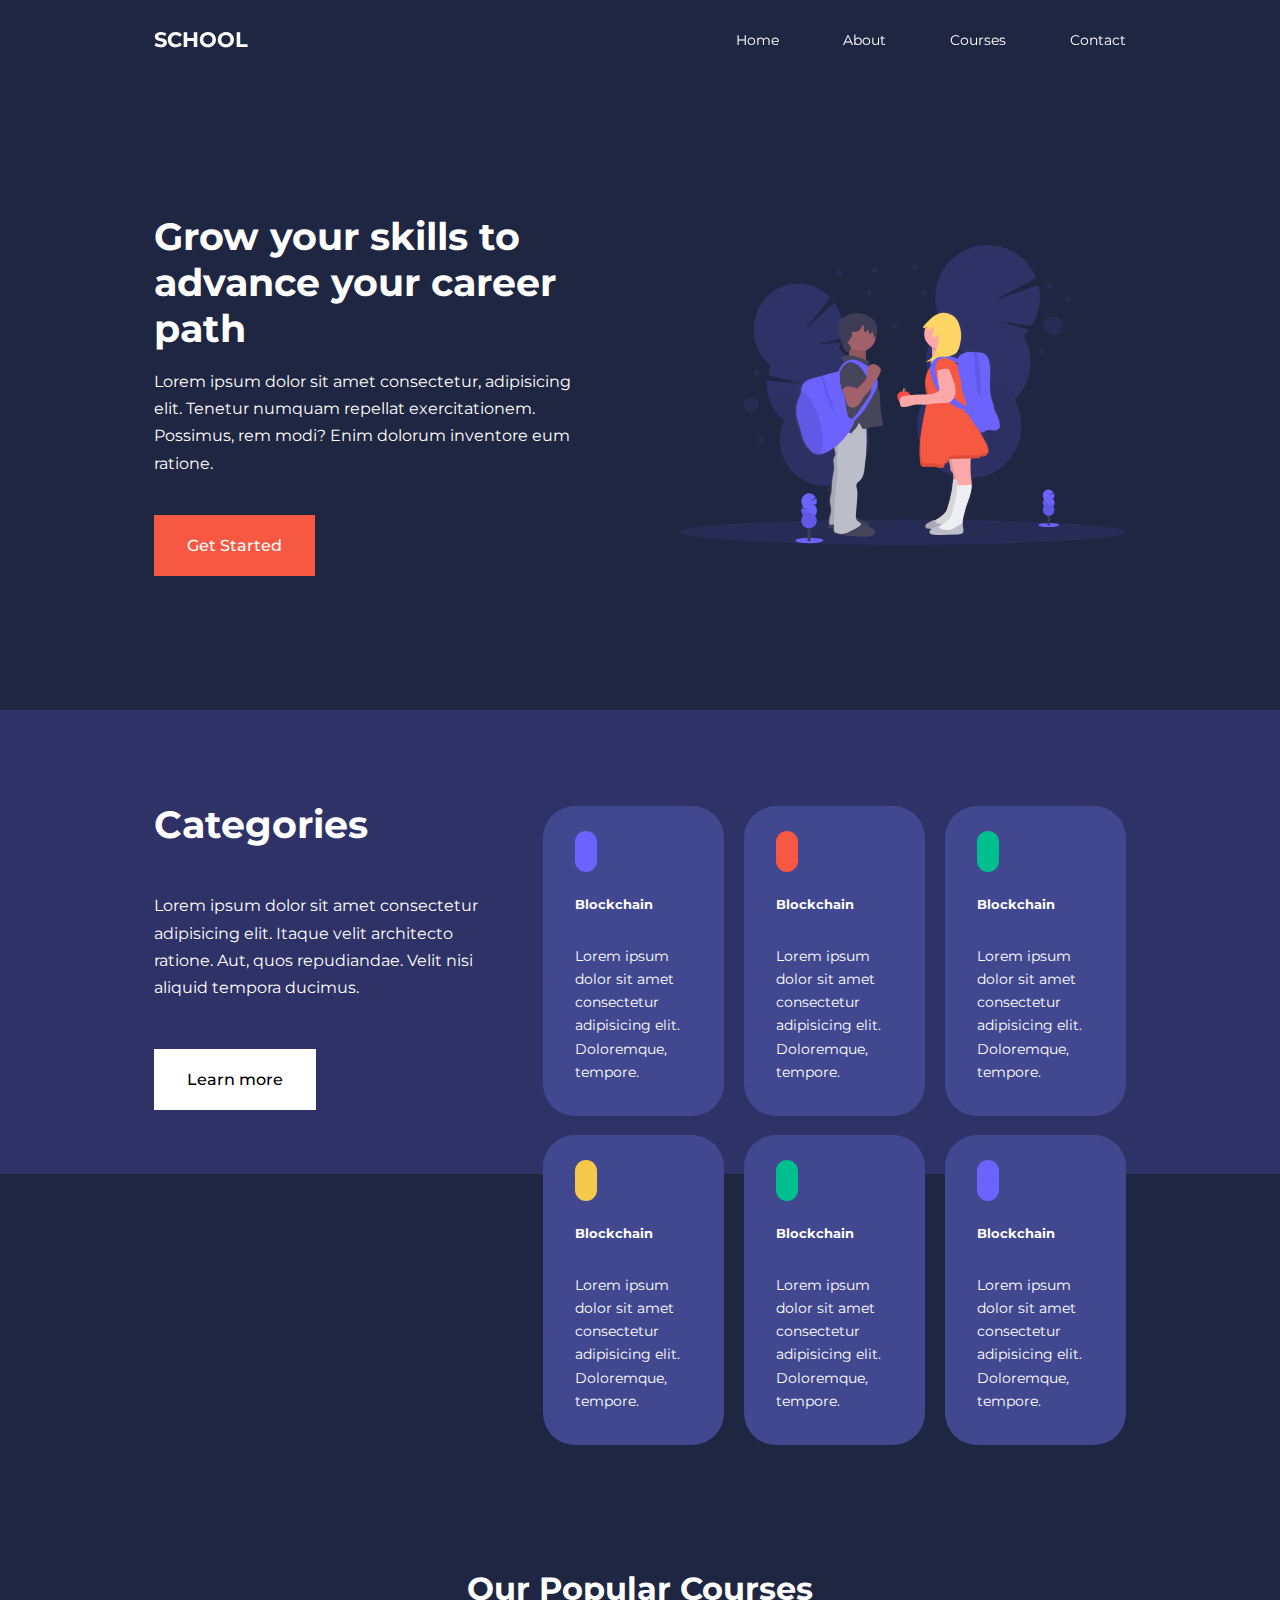
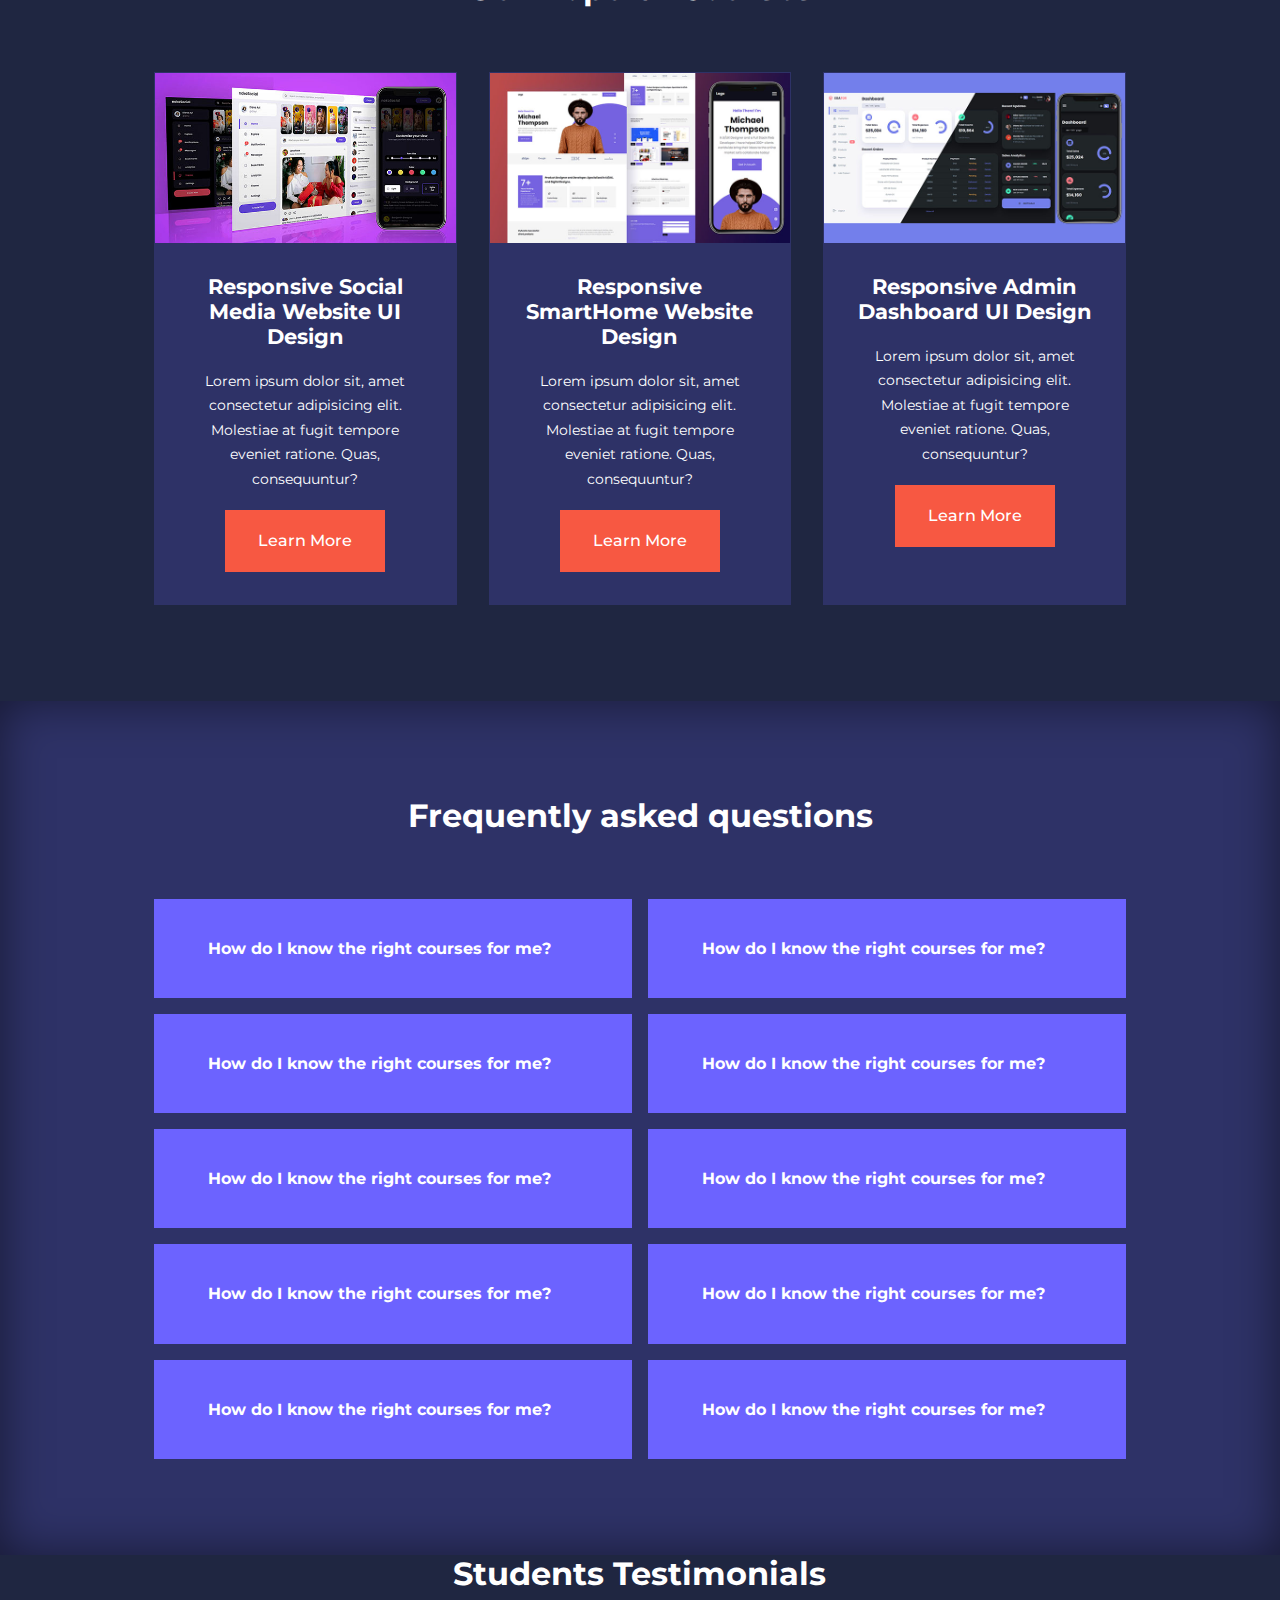
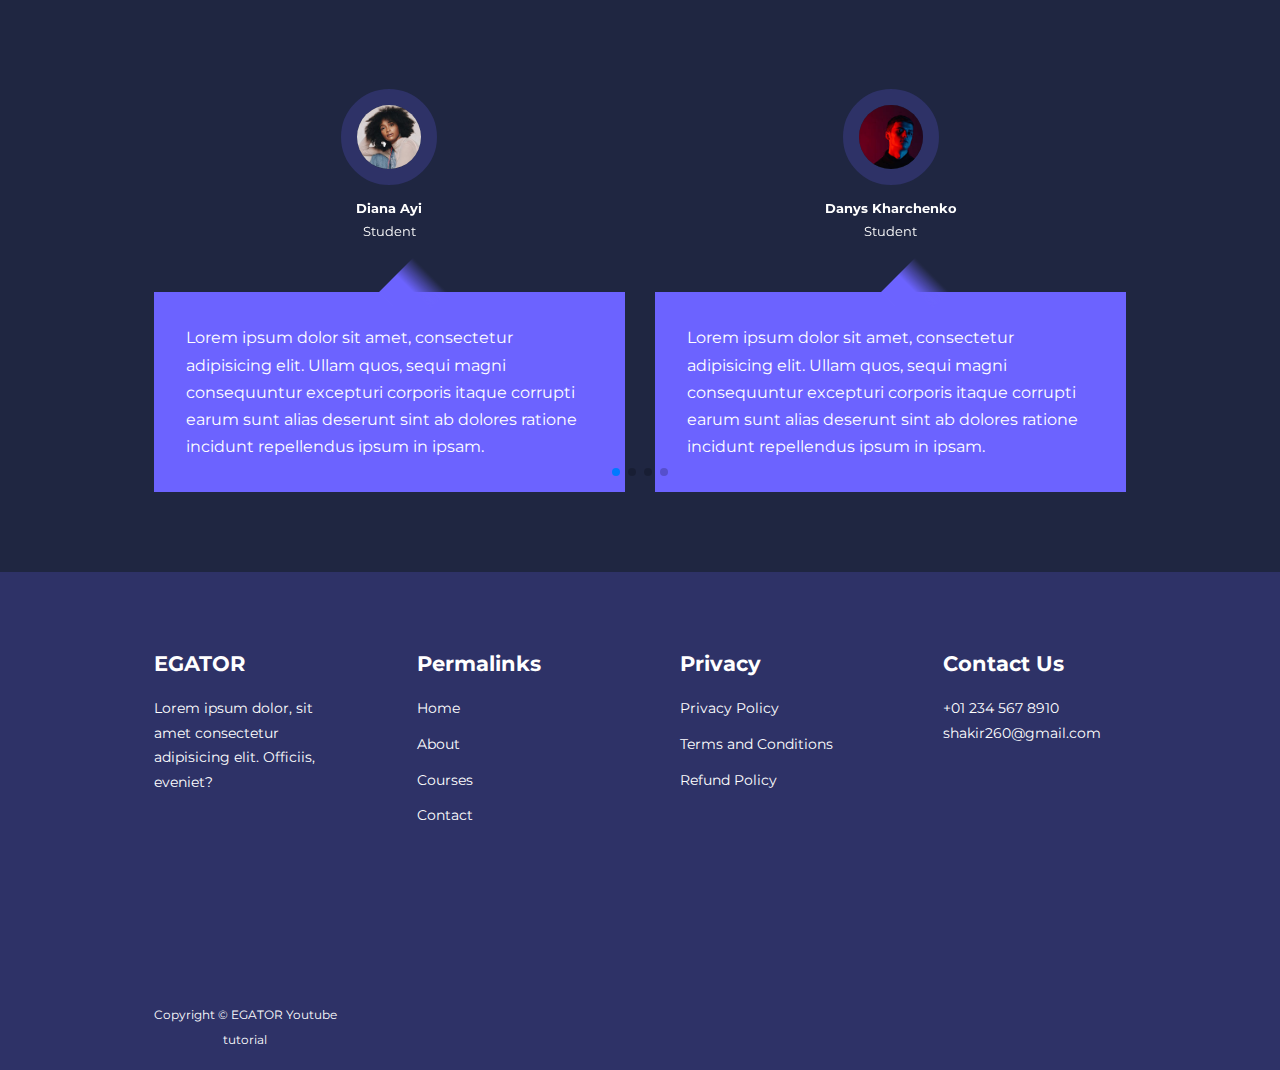
<file: index.html>
<!DOCTYPE html>
<html lang="en">

<head>
    <meta charset="UTF-8">
    <meta name="viewport" content="width=device-width, initial-scale=1.0">
    <title>Multipage Website</title>
    <link rel="preconnect" href="https://fonts.googleapis.com">
    <link rel="preconnect" href="https://fonts.gstatic.com" crossorigin>
    <link
        href="https://fonts.googleapis.com/css2?family=Montserrat:ital,wght@0,300;0,400;0,500;0,600;0,700;0,800;0,900;1,600;1,700;1,800;1,900&family=Roboto+Condensed:ital,wght@0,300;0,400;0,700;1,300;1,400;1,700&family=Zilla+Slab:wght@300;400;500;600;700&display=swap"
        rel="stylesheet">
    <link rel="stylesheet" href="https://unicons.iconscout.com/release/v4.0.8/css/line.css">

    <link rel="stylesheet" href="https://cdn.jsdelivr.net/npm/swiper@9/swiper-bundle.min.css" />
    <link rel="stylesheet" href="css/style.css">

</head>

<body>
    <nav>
        <div class="container nav_container">
            <a href="index.html">
                <h4>SCHOOL</h4>
            </a>
            <ul class="nav_menu">
                <li><a href="index.html">Home</a></li>
                <li><a href="about.html">About</a></li>
                <li><a href="courses.html">Courses</a></li>
                <li><a href="contact.html">Contact</a></li>
            </ul>
            <button id="open-menu-btn"><i class="uil uil-bars"></i></button>
            <button id="close-menu-btn"><i class="uil uil-multiply"></i></button>
        </div>
    </nav>





    <header>
        <div class="container container_header">
            <div class="header_left">
                <h1>Grow your skills to advance your career path</h1>
                <p>Lorem ipsum dolor sit amet consectetur, adipisicing elit. Tenetur numquam repellat exercitationem.
                    Possimus, rem modi? Enim dolorum inventore eum ratione.</p>
                <a href="courses.html" class="btn btn-primary">Get Started</a>
            </div>
            <div class="header_right">
                <div class="header_right-img">
                    <img src="images/header.svg" alt="pic">
                </div>
            </div>
        </div>
    </header>




    <section class="categories">
        <div class="container categories_container">
            <div class="categories_left">
                <h1>Categories</h1>
                <p>Lorem ipsum dolor sit amet consectetur adipisicing elit. Itaque velit architecto ratione. Aut, quos
                    repudiandae. Velit nisi aliquid tempora ducimus.</p>
                <a href="#" class="btn">Learn more</a>
            </div>

            <div class="categories_right">
                <article class="category">
                    <span class="categoty_icon"><i class="uil uil-bitcoin-circle"></i></span>
                    <h5>Blockchain</h5>
                    <p>Lorem ipsum dolor sit amet consectetur adipisicing elit. Doloremque, tempore.</p>
                </article>
                <article class="category">
                    <span class="categoty_icon"><i class="uil uil-bitcoin-circle"></i></span>
                    <h5>Blockchain</h5>
                    <p>Lorem ipsum dolor sit amet consectetur adipisicing elit. Doloremque, tempore.</p>
                </article>
                <article class="category">
                    <span class="categoty_icon"><i class="uil uil-bitcoin-circle"></i></span>
                    <h5>Blockchain</h5>
                    <p>Lorem ipsum dolor sit amet consectetur adipisicing elit. Doloremque, tempore.</p>
                </article>
                <article class="category">
                    <span class="categoty_icon"><i class="uil uil-bitcoin-circle"></i></span>
                    <h5>Blockchain</h5>
                    <p>Lorem ipsum dolor sit amet consectetur adipisicing elit. Doloremque, tempore.</p>
                </article>
                <article class="category">
                    <span class="categoty_icon"><i class="uil uil-bitcoin-circle"></i></span>
                    <h5>Blockchain</h5>
                    <p>Lorem ipsum dolor sit amet consectetur adipisicing elit. Doloremque, tempore.</p>
                </article>
                <article class="category">
                    <span class="categoty_icon"><i class="uil uil-bitcoin-circle"></i></span>
                    <h5>Blockchain</h5>
                    <p>Lorem ipsum dolor sit amet consectetur adipisicing elit. Doloremque, tempore.</p>
                </article>
            </div>
        </div>
    </section>



    <section class="courses">
        <h2>Our Popular Courses</h2>
        <div class="container courses_container">
            <article class="course">
                <div class="course_img">
                    <img src="images/course1.jpg" alt="#">
                </div>
                <div class="course_info">
                    <h4>Responsive Social Media Website UI Design</h4>
                    <p>Lorem ipsum dolor sit, amet consectetur adipisicing elit. Molestiae at fugit tempore eveniet
                        ratione. Quas, consequuntur?</p>
                    <a href="courses.html" class="btn btn-primary">Learn More</a>
                </div>
            </article>

            <article class="course">
                <div class="course_img">
                    <img src="images/course2.jpg" alt="#">
                </div>
                <div class="course_info">
                    <h4>Responsive SmartHome Website Design</h4>
                    <p>Lorem ipsum dolor sit, amet consectetur adipisicing elit. Molestiae at fugit tempore eveniet
                        ratione. Quas, consequuntur?</p>
                    <a href="courses.html" class="btn btn-primary">Learn More</a>
                </div>
            </article>

            <article class="course">
                <div class="course_img">
                    <img src="images/course3.jpg" alt="#">
                </div>
                <div class="course_info">
                    <h4>Responsive Admin Dashboard UI Design</h4>
                    <p>Lorem ipsum dolor sit, amet consectetur adipisicing elit. Molestiae at fugit tempore eveniet
                        ratione. Quas, consequuntur?</p>
                    <a href="courses.html" class="btn btn-primary">Learn More</a>
                </div>
            </article>
        </div>
    </section>




    <section class="faqs">
        <h2>Frequently asked questions</h2>
        <div class="container faqs_container">
            <article class="faq">
                <div class="faq_icon"><i class="uil uil-plus"></i></div>
                <div class="question_anwer">
                    <h4>How do I know the right courses for me?</h4>
                    <p>Lorem ipsum dolor sit, amet consectetur adipisicing elit. Eaque laborum quo voluptas culpa sunt
                        minima distinctio autem suscipit odio, tempora numquam quod, repellendus dignissimos expedita
                        fugiat impedit sed ipsa quisquam?</p>
                </div>
            </article>
            <article class="faq">
                <div class="faq_icon"><i class="uil uil-plus"></i></div>
                <div class="question_anwer">
                    <h4>How do I know the right courses for me?</h4>
                    <p>Lorem ipsum dolor sit, amet consectetur adipisicing elit. Eaque laborum quo voluptas culpa sunt
                        minima distinctio autem suscipit odio, tempora numquam quod, repellendus dignissimos expedita
                        fugiat impedit sed ipsa quisquam?</p>
                </div>
            </article>
            <article class="faq">
                <div class="faq_icon"><i class="uil uil-plus"></i></div>
                <div class="question_anwer">
                    <h4>How do I know the right courses for me?</h4>
                    <p>Lorem ipsum dolor sit, amet consectetur adipisicing elit. Eaque laborum quo voluptas culpa sunt
                        minima distinctio autem suscipit odio, tempora numquam quod, repellendus dignissimos expedita
                        fugiat impedit sed ipsa quisquam?</p>
                </div>
            </article>
            <article class="faq">
                <div class="faq_icon"><i class="uil uil-plus"></i></div>
                <div class="question_anwer">
                    <h4>How do I know the right courses for me?</h4>
                    <p>Lorem ipsum dolor sit, amet consectetur adipisicing elit. Eaque laborum quo voluptas culpa sunt
                        minima distinctio autem suscipit odio, tempora numquam quod, repellendus dignissimos expedita
                        fugiat impedit sed ipsa quisquam?</p>
                </div>
            </article>
            <article class="faq">
                <div class="faq_icon"><i class="uil uil-plus"></i></div>
                <div class="question_anwer">
                    <h4>How do I know the right courses for me?</h4>
                    <p>Lorem ipsum dolor sit, amet consectetur adipisicing elit. Eaque laborum quo voluptas culpa sunt
                        minima distinctio autem suscipit odio, tempora numquam quod, repellendus dignissimos expedita
                        fugiat impedit sed ipsa quisquam?</p>
                </div>
            </article>
            <article class="faq">
                <div class="faq_icon"><i class="uil uil-plus"></i></div>
                <div class="question_anwer">
                    <h4>How do I know the right courses for me?</h4>
                    <p>Lorem ipsum dolor sit, amet consectetur adipisicing elit. Eaque laborum quo voluptas culpa sunt
                        minima distinctio autem suscipit odio, tempora numquam quod, repellendus dignissimos expedita
                        fugiat impedit sed ipsa quisquam?</p>
                </div>
            </article>
            <article class="faq">
                <div class="faq_icon"><i class="uil uil-plus"></i></div>
                <div class="question_anwer">
                    <h4>How do I know the right courses for me?</h4>
                    <p>Lorem ipsum dolor sit, amet consectetur adipisicing elit. Eaque laborum quo voluptas culpa sunt
                        minima distinctio autem suscipit odio, tempora numquam quod, repellendus dignissimos expedita
                        fugiat impedit sed ipsa quisquam?</p>
                </div>
            </article>
            <article class="faq">
                <div class="faq_icon"><i class="uil uil-plus"></i></div>
                <div class="question_anwer">
                    <h4>How do I know the right courses for me?</h4>
                    <p>Lorem ipsum dolor sit, amet consectetur adipisicing elit. Eaque laborum quo voluptas culpa sunt
                        minima distinctio autem suscipit odio, tempora numquam quod, repellendus dignissimos expedita
                        fugiat impedit sed ipsa quisquam?</p>
                </div>
            </article>
            <article class="faq">
                <div class="faq_icon"><i class="uil uil-plus"></i></div>
                <div class="question_anwer">
                    <h4>How do I know the right courses for me?</h4>
                    <p>Lorem ipsum dolor sit, amet consectetur adipisicing elit. Eaque laborum quo voluptas culpa sunt
                        minima distinctio autem suscipit odio, tempora numquam quod, repellendus dignissimos expedita
                        fugiat impedit sed ipsa quisquam?</p>
                </div>
            </article>
            <article class="faq">
                <div class="faq_icon"><i class="uil uil-plus"></i></div>
                <div class="question_anwer">
                    <h4>How do I know the right courses for me?</h4>
                    <p>Lorem ipsum dolor sit, amet consectetur adipisicing elit. Eaque laborum quo voluptas culpa sunt
                        minima distinctio autem suscipit odio, tempora numquam quod, repellendus dignissimos expedita
                        fugiat impedit sed ipsa quisquam?</p>
                </div>
            </article>
        </div>
    </section>




    <section class="container testimonials_container swiper mySwiper">
        <h2>Students Testimonials</h2>
        <div class="swiper-wrapper">
            <articles class="testimonial swiper-slide">
                <div class="avatar">
                    <img src="images/avatar1.jpg" alt="">
                </div>
                <div class="testimonial_info">
                    <h5>Diana Ayi</h5>
                    <small>Student</small>
                </div>
                <div class="testimonial_body">
                    <p>
                        Lorem ipsum dolor sit amet, consectetur adipisicing elit. Ullam quos, sequi magni consequuntur
                        excepturi corporis itaque corrupti earum sunt alias deserunt sint ab dolores ratione incidunt
                        repellendus ipsum in ipsam.
                    </p>
                </div>
            </articles>
            <articles class="testimonial swiper-slide">
                <div class="avatar">
                    <img src="images/avatar2.jpg" alt="">
                </div>
                <div class="testimonial_info">
                    <h5>Danys Kharchenko</h5>
                    <small>Student</small>
                </div>
                <div class="testimonial_body">
                    <p>
                        Lorem ipsum dolor sit amet, consectetur adipisicing elit. Ullam quos, sequi magni consequuntur
                        excepturi corporis itaque corrupti earum sunt alias deserunt sint ab dolores ratione incidunt
                        repellendus ipsum in ipsam.
                    </p>
                </div>
            </articles>
            <articles class="testimonial swiper-slide">
                <div class="avatar">
                    <img src="images/avatar3.jpg" alt="">
                </div>
                <div class="testimonial_info">
                    <h5>Kharchenko</h5>
                    <small>Student</small>
                </div>
                <div class="testimonial_body">
                    <p>
                        Lorem ipsum dolor sit amet, consectetur adipisicing elit. Ullam quos, sequi magni consequuntur
                        excepturi corporis itaque corrupti earum sunt alias deserunt sint ab dolores ratione incidunt
                        repellendus ipsum in ipsam.
                    </p>
                </div>
            </articles>
            <articles class="testimonial swiper-slide">
                <div class="avatar">
                    <img src="images/avatar4.jpg" alt="">
                </div>
                <div class="testimonial_info">
                    <h5>Parubochyi</h5>
                    <small>Student</small>
                </div>
                <div class="testimonial_body">
                    <p>
                        Lorem ipsum dolor sit amet, consectetur adipisicing elit. Ullam quos, sequi magni consequuntur
                        excepturi corporis itaque corrupti earum sunt alias deserunt sint ab dolores ratione incidunt
                        repellendus ipsum in ipsam.
                    </p>
                </div>
            </articles>
            <articles class="testimonial swiper-slide">
                <div class="avatar">
                    <img src="images/avatar5.jpg" alt="">
                </div>
                <div class="testimonial_info">
                    <h5>Diana Ayi</h5>
                    <small>Student</small>
                </div>
                <div class="testimonial_body">
                    <p>
                        Lorem ipsum dolor sit amet, consectetur adipisicing elit. Ullam quos, sequi magni consequuntur
                        excepturi corporis itaque corrupti earum sunt alias deserunt sint ab dolores ratione incidunt
                        repellendus ipsum in ipsam.
                    </p>
                </div>
            </articles>
        </div>
        <div class="swiper-pagination"></div>
    </section>



    <footer class="footer">
        <div class="container footer_container">
            <div class="footer_1">
                <a href="index.html" class="footer_logo"><h4>EGATOR</h4></a>
                <p>
                    Lorem ipsum dolor, sit amet consectetur adipisicing elit. Officiis, eveniet?
                </p>
            </div>

            <div class="footer_2">
                <h4>Permalinks</h4>
                <ul class="permalinks">
                    <li><a href="index.html">Home</a></li>
                    <li><a href="about.html">About</a></li>
                    <li><a href="courses.html">Courses</a></li>
                    <li><a href="contact.html">Contact</a></li>
                </ul>
            </div>

            <div class="footer_3">
                <h4>Privacy</h4>
                <ul class="privacy">
                    <li><a href="#">Privacy Policy</a></li>
                    <li><a href="#">Terms and Conditions</a></li>
                    <li><a href="#">Refund Policy</a></li>
                </ul>
            </div>

            <div class="footer_4">
                <h4>Contact Us</h4>
                <div>
                    <p>+01 234 567 8910</p>
                    <p>shakir260@gmail.com</p>
                </div>
                <ul class="footer_socials">
                    <li><a href="#"><i class="uil uil-facebook-f"></i></a></li>
                    <li><a href="#"><i class="uil uil-instagram-alt"></i></a></li>
                    <li><a href="#"><i class="uil uil-twitter"></i></a></li>
                    <li><a href="#"><i class="uil uil-linkedin-alt"></i></a></li>
                </ul>
            </div>

            <div class="footer_copyright">
                <small>Copyright &copy; EGATOR Youtube tutorial</small>
            </div>
        </div>
    </footer>















    <script src="https://cdn.jsdelivr.net/npm/swiper@9/swiper-bundle.min.js"></script>
    <script src="js/main.js"></script>

    <script>
        var swiper = new Swiper(".mySwiper", {
            slidesPerView: 1,
            spaceBetween: 30,
            pagination: {
                el: ".swiper-pagination",
                clickable: true,
            },

            breakpoints: {
                600: {
                    slidesPerView: 2
                }
            }
        });
    </script>
</body>

</html>
</file>
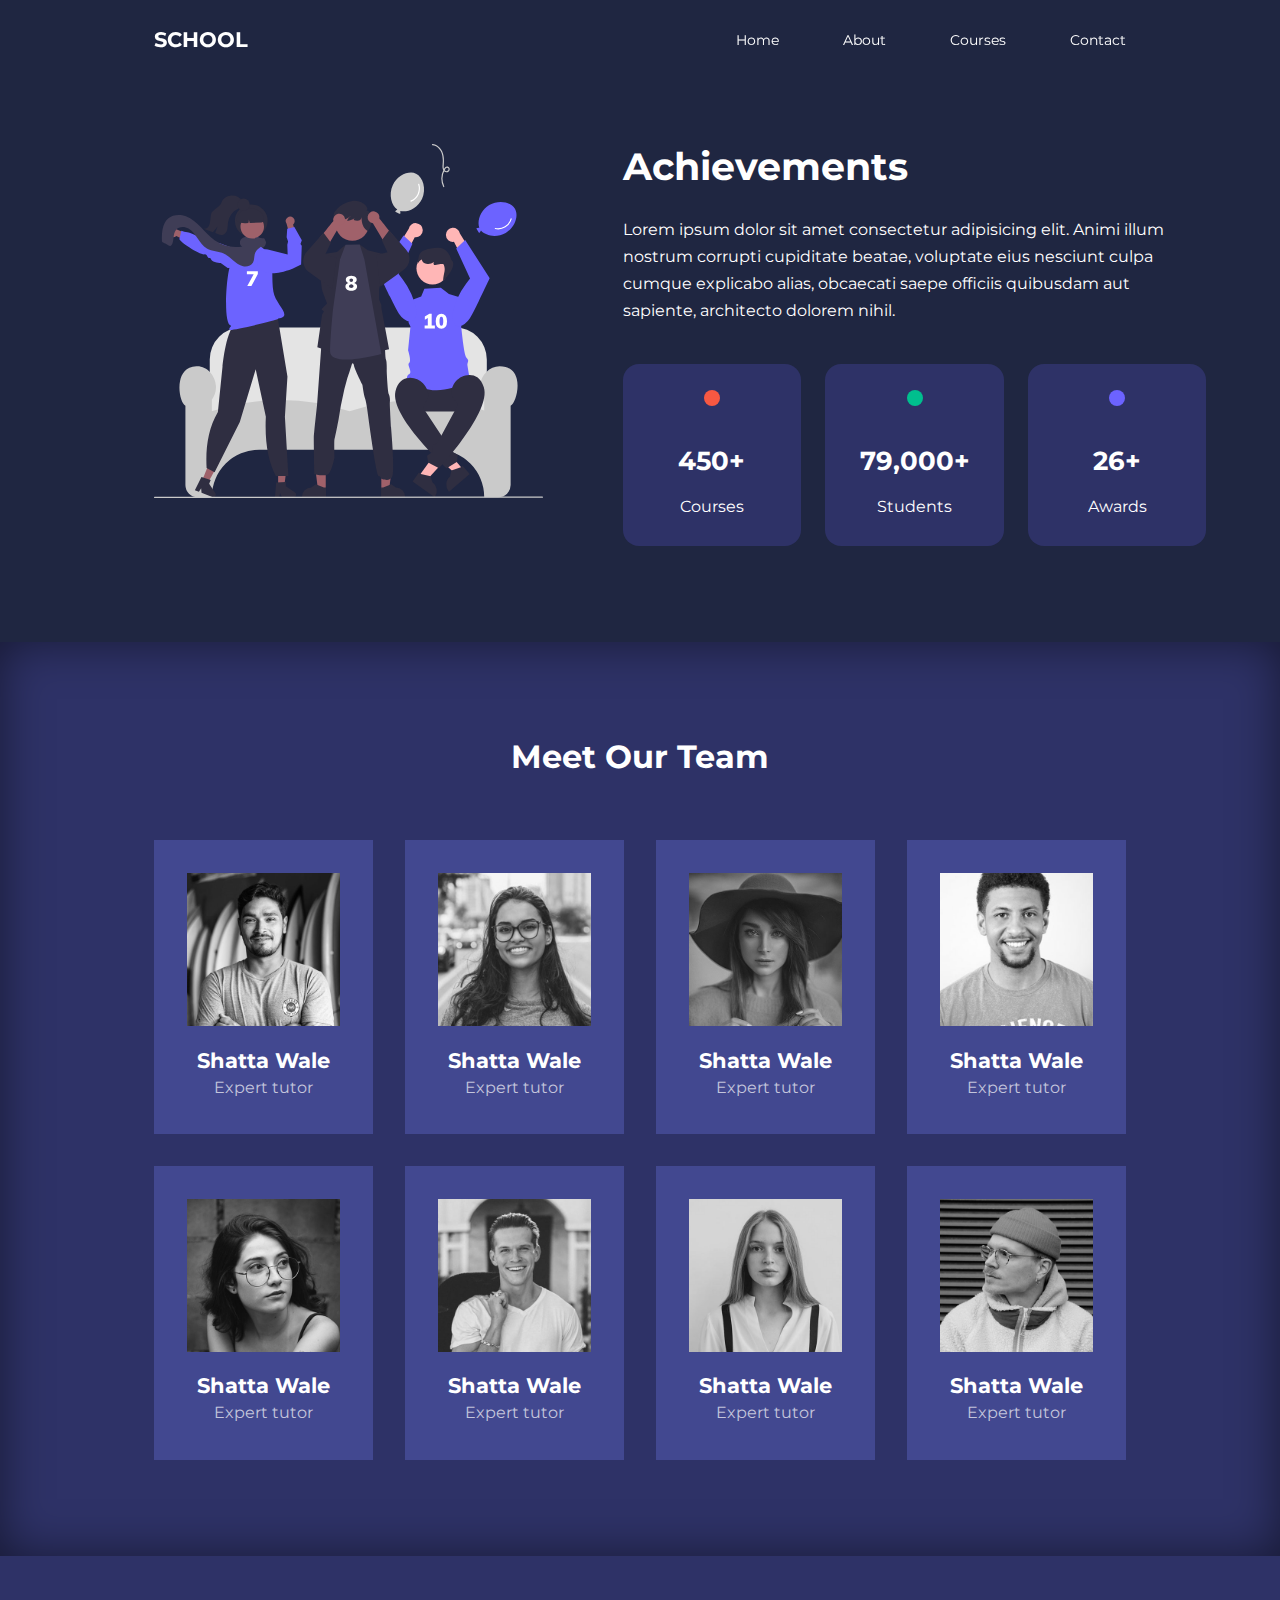
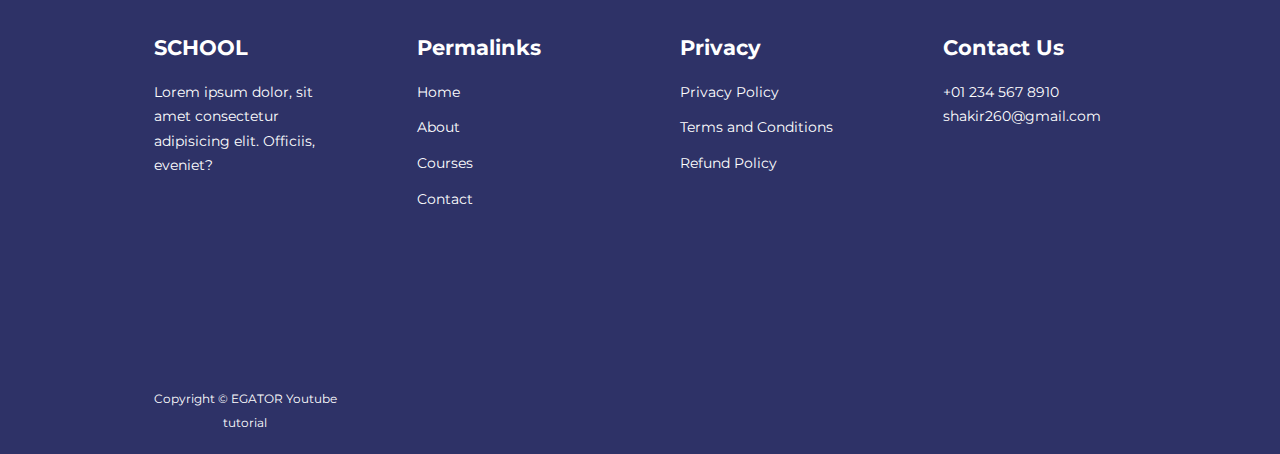
<file: about.html>
<!DOCTYPE html>
<html lang="en">

<head>
    <meta charset="UTF-8">
    <meta name="viewport" content="width=device-width, initial-scale=1.0">
    <title>Multipage Website</title>
    <link rel="preconnect" href="https://fonts.googleapis.com">
    <link rel="preconnect" href="https://fonts.gstatic.com" crossorigin>
    <link
        href="https://fonts.googleapis.com/css2?family=Montserrat:ital,wght@0,300;0,400;0,500;0,600;0,700;0,800;0,900;1,600;1,700;1,800;1,900&family=Roboto+Condensed:ital,wght@0,300;0,400;0,700;1,300;1,400;1,700&family=Zilla+Slab:wght@300;400;500;600;700&display=swap"
        rel="stylesheet">
    <link rel="stylesheet" href="https://unicons.iconscout.com/release/v4.0.8/css/line.css">
    <link rel="stylesheet" href="css/style.css">
    <link rel="stylesheet" href="css/about.css">

</head>

<body>
    <nav>
        <div class="container nav_container">
            <a href="index.html">
                <h4>SCHOOL</h4>
            </a>
            <ul class="nav_menu">
                <li><a href="index.html">Home</a></li>
                <li><a href="about.html">About</a></li>
                <li><a href="courses.html">Courses</a></li>
                <li><a href="contact.html">Contact</a></li>
            </ul>
            <button id="open-menu-btn"><i class="uil uil-bars"></i></button>
            <button id="close-menu-btn"><i class="uil uil-multiply"></i></button>
        </div>
    </nav>

    <section class="about_achivements">
        <div class="container about_achivements-container">
            <div class="about_achivements-left">
                <img src="images/about achievements.svg" alt="#">
            </div>
            <div class="about_achivements-right">
                <h1>Achievements</h1>
                <p>Lorem ipsum dolor sit amet consectetur adipisicing elit. Animi illum nostrum corrupti cupiditate beatae, voluptate eius nesciunt culpa cumque explicabo alias, obcaecati saepe officiis quibusdam aut sapiente, architecto dolorem nihil.</p>
                <div class="achievements_cards">
                    <article class="achievement_card">
                        <span class="achievements_icon">
                            <i class="uil uil-video"></i>
                        </span>
                        <h3>450+</h3>
                        <p>Courses</p>
                    </article>

                    <article class="achievement_card">
                        <span class="achievements_icon">
                            <i class="uil uil-users-alt"></i>
                        </span>
                        <h3>79,000+</h3>
                        <p>Students</p>
                    </article>

                    <article class="achievement_card">
                        <span class="achievements_icon">
                            <i class="uil uil-trophy"></i>
                        </span>
                        <h3>26+</h3>
                        <p>Awards</p>
                    </article>
                </div>
            </div>
        </div>
    </section>



    <section class="team">
        <h2>Meet Our Team</h2>
        <div class="container team_container">
            <article class="team_member">
                <div class="team_member-img">
                    <img src="images/tm1.jpg" alt="#">
                </div>
                <div class="team_member-info">
                    <h4>Shatta Wale</h4>
                    <p>Expert tutor</p>
                </div>
                <div class="team_member-socials">
                    <a href="https://www.instagram.com" target="_blank"><i class="uil uil-instagram"></i></a>
                    <a href="https://www.instagram.com" target="_blank"><i class="uil uil-twitter-alt"></i></a>
                    <a href="https://www.instagram.com" target="_blank"><i class="uil uil-linkedin-alt"></i></a>
                </div>
            </article>
            <article class="team_member">
                <div class="team_member-img">
                    <img src="images/tm2.jpg" alt="#">
                </div>
                <div class="team_member-info">
                    <h4>Shatta Wale</h4>
                    <p>Expert tutor</p>
                </div>
                <div class="team_member-socials">
                    <a href="https://www.instagram.com" target="_blank"><i class="uil uil-instagram"></i></a>
                    <a href="https://www.instagram.com" target="_blank"><i class="uil uil-twitter-alt"></i></a>
                    <a href="https://www.instagram.com" target="_blank"><i class="uil uil-linkedin-alt"></i></a>
                </div>
            </article>
            <article class="team_member">
                <div class="team_member-img">
                    <img src="images/tm3.jpg" alt="#">
                </div>
                <div class="team_member-info">
                    <h4>Shatta Wale</h4>
                    <p>Expert tutor</p>
                </div>
                <div class="team_member-socials">
                    <a href="https://www.instagram.com" target="_blank"><i class="uil uil-instagram"></i></a>
                    <a href="https://www.instagram.com" target="_blank"><i class="uil uil-twitter-alt"></i></a>
                    <a href="https://www.instagram.com" target="_blank"><i class="uil uil-linkedin-alt"></i></a>
                </div>
            </article>
            <article class="team_member">
                <div class="team_member-img">
                    <img src="images/tm4.jpg" alt="#">
                </div>
                <div class="team_member-info">
                    <h4>Shatta Wale</h4>
                    <p>Expert tutor</p>
                </div>
                <div class="team_member-socials">
                    <a href="https://www.instagram.com" target="_blank"><i class="uil uil-instagram"></i></a>
                    <a href="https://www.instagram.com" target="_blank"><i class="uil uil-twitter-alt"></i></a>
                    <a href="https://www.instagram.com" target="_blank"><i class="uil uil-linkedin-alt"></i></a>
                </div>
            </article>
            <article class="team_member">
                <div class="team_member-img">
                    <img src="images/tm5.jpg" alt="#">
                </div>
                <div class="team_member-info">
                    <h4>Shatta Wale</h4>
                    <p>Expert tutor</p>
                </div>
                <div class="team_member-socials">
                    <a href="https://www.instagram.com" target="_blank"><i class="uil uil-instagram"></i></a>
                    <a href="https://www.instagram.com" target="_blank"><i class="uil uil-twitter-alt"></i></a>
                    <a href="https://www.instagram.com" target="_blank"><i class="uil uil-linkedin-alt"></i></a>
                </div>
            </article>

            <article class="team_member">
                <div class="team_member-img">
                    <img src="images/tm6.jpg" alt="#">
                </div>
                <div class="team_member-info">
                    <h4>Shatta Wale</h4>
                    <p>Expert tutor</p>
                </div>
                <div class="team_member-socials">
                    <a href="https://www.instagram.com" target="_blank"><i class="uil uil-instagram"></i></a>
                    <a href="https://www.instagram.com" target="_blank"><i class="uil uil-twitter-alt"></i></a>
                    <a href="https://www.instagram.com" target="_blank"><i class="uil uil-linkedin-alt"></i></a>
                </div>
            </article>
            <article class="team_member">
                <div class="team_member-img">
                    <img src="images/tm7.jpg" alt="#">
                </div>
                <div class="team_member-info">
                    <h4>Shatta Wale</h4>
                    <p>Expert tutor</p>
                </div>
                <div class="team_member-socials">
                    <a href="https://www.instagram.com" target="_blank"><i class="uil uil-instagram"></i></a>
                    <a href="https://www.instagram.com" target="_blank"><i class="uil uil-twitter-alt"></i></a>
                    <a href="https://www.instagram.com" target="_blank"><i class="uil uil-linkedin-alt"></i></a>
                </div>
            </article>
            <article class="team_member">
                <div class="team_member-img">
                    <img src="images/tm8.jpg" alt="#">
                </div>
                <div class="team_member-info">
                    <h4>Shatta Wale</h4>
                    <p>Expert tutor</p>
                </div>
                <div class="team_member-socials">
                    <a href="https://www.instagram.com" target="_blank"><i class="uil uil-instagram"></i></a>
                    <a href="https://www.instagram.com" target="_blank"><i class="uil uil-twitter-alt"></i></a>
                    <a href="https://www.instagram.com" target="_blank"><i class="uil uil-linkedin-alt"></i></a>
                </div>
            </article>
        </div>
    </section>



    <footer class="footer">
        <div class="container footer_container">
            <div class="footer_1">
                <a href="index.html" class="footer_logo">
                    <h4>SCHOOL</h4>
                </a>
                <p>
                    Lorem ipsum dolor, sit amet consectetur adipisicing elit. Officiis, eveniet?
                </p>
            </div>

            <div class="footer_2">
                <h4>Permalinks</h4>
                <ul class="permalinks">
                    <li><a href="index.html">Home</a></li>
                    <li><a href="about.html">About</a></li>
                    <li><a href="courses.html">Courses</a></li>
                    <li><a href="contact.html">Contact</a></li>
                </ul>
            </div>

            <div class="footer_3">
                <h4>Privacy</h4>
                <ul class="privacy">
                    <li><a href="#">Privacy Policy</a></li>
                    <li><a href="#">Terms and Conditions</a></li>
                    <li><a href="#">Refund Policy</a></li>
                </ul>
            </div>

            <div class="footer_4">
                <h4>Contact Us</h4>
                <div>
                    <p>+01 234 567 8910</p>
                    <p>shakir260@gmail.com</p>
                </div>
                <ul class="footer_socials">
                    <li><a href="#"><i class="uil uil-facebook-f"></i></a></li>
                    <li><a href="#"><i class="uil uil-instagram-alt"></i></a></li>
                    <li><a href="#"><i class="uil uil-twitter"></i></a></li>
                    <li><a href="#"><i class="uil uil-linkedin-alt"></i></a></li>
                </ul>
            </div>

            <div class="footer_copyright">
                <small>Copyright &copy; EGATOR Youtube tutorial</small>
            </div>
        </div>
    </footer>
    <script src="js/main.js"></script>
</body>

</html>
</file>
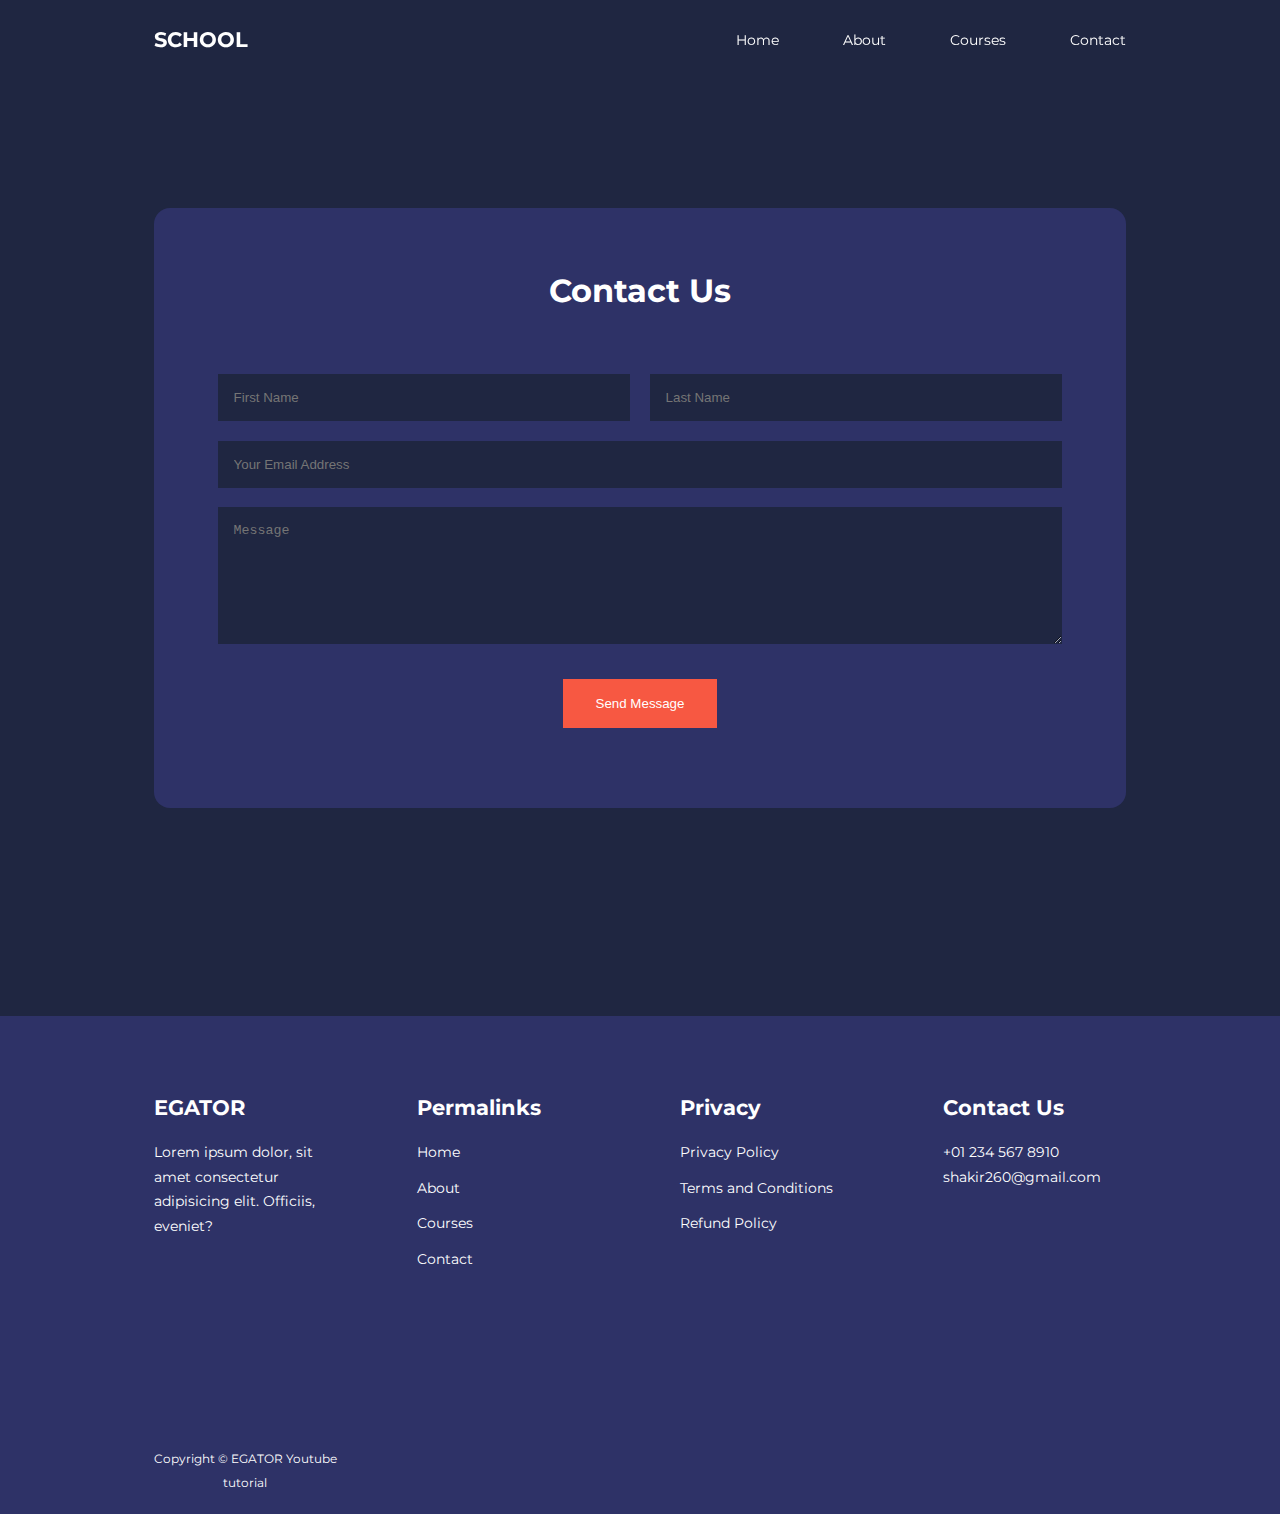
<file: contact.html>
<!DOCTYPE html>
<html lang="en">

<head>
    <meta charset="UTF-8">
    <meta name="viewport" content="width=device-width, initial-scale=1.0">
    <title>Multipage Website</title>
    <link rel="preconnect" href="https://fonts.googleapis.com">
    <link rel="preconnect" href="https://fonts.gstatic.com" crossorigin>
    <link
        href="https://fonts.googleapis.com/css2?family=Montserrat:ital,wght@0,300;0,400;0,500;0,600;0,700;0,800;0,900;1,600;1,700;1,800;1,900&family=Roboto+Condensed:ital,wght@0,300;0,400;0,700;1,300;1,400;1,700&family=Zilla+Slab:wght@300;400;500;600;700&display=swap"
        rel="stylesheet">
    <link rel="stylesheet" href="https://unicons.iconscout.com/release/v4.0.8/css/line.css">
    <link rel="stylesheet" href="css/style.css">
    <link rel="stylesheet" href="css/contact.css">

</head>

<body>
    <nav>
        <div class="container nav_container">
            <a href="index.html">
                <h4>SCHOOL</h4>
            </a>
            <ul class="nav_menu">
                <li><a href="index.html">Home</a></li>
                <li><a href="about.html">About</a></li>
                <li><a href="courses.html">Courses</a></li>
                <li><a href="contact.html">Contact</a></li>
            </ul>
            <button id="open-menu-btn"><i class="uil uil-bars"></i></button>
            <button id="close-menu-btn"><i class="uil uil-multiply"></i></button>
        </div>
    </nav>


    <section class="contact">
        <div class="container contact_container">
            <h2>Contact Us</h2>
            <form class="contact_form">
                <div class="form_name">
                    <input type="text" name="First Name" placeholder="First Name" required>
                    <input type="text" name="Last Name" placeholder="Last Name" required>
                </div>
                <input type="email" name="Email Address" placeholder="Your Email Address" required>
                <textarea name="Message" rows="7" placeholder="Message" required></textarea>
                <button class="btn btn-primary">Send Message</button>
            </form>
        </div>
    </section>







    <footer class="footer">
        <div class="container footer_container">
            <div class="footer_1">
                <a href="index.html" class="footer_logo">
                    <h4>EGATOR</h4>
                </a>
                <p>
                    Lorem ipsum dolor, sit amet consectetur adipisicing elit. Officiis, eveniet?
                </p>
            </div>

            <div class="footer_2">
                <h4>Permalinks</h4>
                <ul class="permalinks">
                    <li><a href="index.html">Home</a></li>
                    <li><a href="about.html">About</a></li>
                    <li><a href="courses.html">Courses</a></li>
                    <li><a href="contact.html">Contact</a></li>
                </ul>
            </div>

            <div class="footer_3">
                <h4>Privacy</h4>
                <ul class="privacy">
                    <li><a href="#">Privacy Policy</a></li>
                    <li><a href="#">Terms and Conditions</a></li>
                    <li><a href="#">Refund Policy</a></li>
                </ul>
            </div>

            <div class="footer_4">
                <h4>Contact Us</h4>
                <div>
                    <p>+01 234 567 8910</p>
                    <p>shakir260@gmail.com</p>
                </div>
                <ul class="footer_socials">
                    <li><a href="#"><i class="uil uil-facebook-f"></i></a></li>
                    <li><a href="#"><i class="uil uil-instagram-alt"></i></a></li>
                    <li><a href="#"><i class="uil uil-twitter"></i></a></li>
                    <li><a href="#"><i class="uil uil-linkedin-alt"></i></a></li>
                </ul>
            </div>

            <div class="footer_copyright">
                <small>Copyright &copy; EGATOR Youtube tutorial</small>
            </div>
        </div>
    </footer>
    <script src="js/main.js"></script>
</body>

</html>
</file>
<file: css/style.css>
* {
    margin: 0;
    padding: 0;
    border: 0;
    outline: 0;
    text-decoration: none;
    list-style: none;
    box-sizing: border-box;
}

:root {
    --color-warning: #f7c94b;
    --color-primary: #6c63ff;
    --color-success: #00bf8e;
    --color-danger: #f75842;
    --color-danger-variant: rgba(247, 88, 66, 0.4);
    --color-white: #fff;
    --color-light: rgba(255, 255, 255, 0.7);
    --color-black: #000;
    --color-bg: #1f2641;
    --color-bg1: #2e3267;
    --color-bg2: #424890;

    --container-width-lg: 76%;
    --container-width-md: 90%;
    --container-width-sm: 94%;

    --transition: all 400ms ease;
}

body {
    font-family: 'Montserrat', sans-serif;
    line-height: 1.7;
    color: var(--color-white);
    background-color: var(--color-bg);
}

.container {
    width: var(--container-width-lg);
    margin: 0 auto;

}

section {
    padding: 6rem 0;

}

section h2 {
    text-align: center;
    margin-bottom: 4rem;
}

h1,
h2,
h3,
h4,
h5 {
    line-height: 1.2;
}

h1 {

    font-size: 2.4rem;
}

h2 {
    font-size: 2rem;
}

h3 {
    font-size: 1.6rem;
}

h4 {
    font-size: 1.3rem;
}

a {
    color: var(--color-white);

}

img {
    width: 100%;
    display: block;
    object-fit: cover;

}

.btn {
    display: inline-block;
    background: var(--color-white);
    color: var(--color-black);
    padding: 1rem 2rem;
    border: 1px solid transparent;
    font-weight: 500;
    transition: var(--transition);
}

.btn:hover {
    background: transparent;
    color: var (--color-white);
    border-color: var (--color-white);
}

.btn-primary {
    background: var(--color-danger);
    color: var(--color-white);
}







nav {
    background: transparent;
    width: 100vw;
    height: 5rem;
    position: fixed;
    top: 0;
    z-index: 11;
}

.nav_container {
    height: 100%;
    display: flex;
    justify-content: space-between;
    align-items: center;
}

nav button {
    display: none;
}

.nav_menu {
    display: flex;
    align-items: center;
    gap: 4rem;
}

.nav_menu a {
    font-size: 0.9rem;
    transition: all 400ms ease;
}

.nav_menu a:hover {
    color: var(--color-bg2);
}










header {
    position: relative;
    top: 5rem;
    overflow: hidden;
    height: 70vh;
    margin-bottom: 5rem;

}

.container_header {
    display: grid;
    grid-template-columns: 1fr 1fr;
    align-items: center;
    gap: 5rem;
    height: 100%;
}

.header_left p {
    margin: 1rem 0 2.4rem;

}








.categories {
    background: var(--color-bg1);
    height: 29rem;
    margin-bottom: 300px;

}

.categories h1 {
    line-height: 1;
    margin-bottom: 3rem;
}


.categories_container {
    display: grid;
    grid-template-columns: 40% 60%;

}

.categories_left p {
    margin: 1rem 0 3rem;

}

.categories_left {
    margin-right: 4rem;

}


.categories_right {
    display: grid;
    grid-template-columns: repeat(3, 1fr);
    gap: 1.2rem;
}

.category {
    background: var(--color-bg2);
    padding: 2rem;
    border-radius: 2rem;
    transition: var(--transition);
}

.category:hover {
    box-shadow: 0 3rem 3rem rgba(0, 0, 0, 0.3);
    z-index: 1;
}

.categoty_icon {
    background: var(--color-primary);
    padding: 0.7rem;
    border-radius: 0.9rem;
}

.category h5 {
    margin: 2rem 0;

}

.category p {
    font-size: 0.85rem;
}

.category:nth-child(2) .categoty_icon {
    background: var(--color-danger);
}

.category:nth-child(3) .categoty_icon {
    background: var(--color-success);
}

.category:nth-child(4) .categoty_icon {
    background: var(--color-warning);
}

.category:nth-child(5) .categoty_icon {
    background: var(--color-success);
}

.window-scroll {
    background: var(--color-primary);
    box-shadow: 0 1rem 2rem rgba(0, 0, 0, 0.3);
}


.courses_container {
    display: grid;
    grid-template-columns: repeat(3, 1fr);
    gap: 2rem;
}

.course {
    background: var(--color-bg1);
    text-align: center;
    border: 1px solid transparent;
}


.course_info {
    padding: 2rem;
}

.course_info p {
    margin: 1.2rem 0;
    font-size: 0.9rem;
}

.course:hover {
    background: transparent;
    border-color: var(--color-primary);
}




.faqs {
    background: var(--color-bg1);
    box-shadow: inset 0 0 3rem rgba(0, 0,
            0, 0.5);
}


.faqs_container {
    display: grid;
    grid-template-columns: 1fr 1fr;
    gap: 1rem;
}

.faq {
    padding: 2rem;
    display: flex;
    align-items: center;
    gap: 1.4rem;
    height: fit-content;
    background: var(--color-primary);
    cursor: pointer;
}

.faq h4 {
    font-size: 1rem;
    line-height: 2.2;
}

.faq_icon {
    align-self: flex-start;
    font-size: 1.2rem;
}

.faq p {
    margin-top: 0.8rem;
    display: none;
}

.faq.open p {
    display: block;
}












.testimonials_container {
    overflow-x: hidden;
    position: relative;
    margin-bottom: 5rem;
}

.testimonial {
    padding-top: 2rem;
}

.avatar {
    width: 6rem;
    height: 6rem;
    border-radius: 50%;
    overflow: hidden;
    margin: 0 auto 1rem;
    border: 1rem solid var(--color-bg1);
}

.testimonial_info {
    text-align: center;
}

.testimonial_body {
    background: var(--color-primary);
    padding: 2rem;
    margin-top: 3rem;
    position: relative;
}

.testimonial_body::before {
    content: "";
    display: block;
    background: linear-gradient(transparent, var(--color-primary), var(--color-primary));
    width: 3rem;
    height: 3rem;
    position: absolute;
    left: 50%;
    top: -1.5rem;
    transform: rotate(45deg);

}








.footer {
    background: var(--color-bg1);
    padding-top: 5rem;
    font-size: 0.9rem;
}


.footer_container {
    display: grid;
    grid-template-columns: repeat(4, 1fr);
    gap: 5rem;
}

.footer_container div h4 {
    margin-bottom: 1.2rem;
}

.footer_1 p {
    margin: 0 0 2rem;
}

footer ul li {
    margin-bottom: 0.7rem;
}

footer ul li a:hover {
    text-decoration: underline;
}


.footer_socials {
    display: flex;
    gap: 1rem;
    font-size: 1.2rem;
    margin-top: 2rem;
}


.footer_copyright {
    text-align: center;
    margin-top: 4rem;
    padding: 1.2rem 0;
    border-top: 1px solid var(- -color-bg2);
}

.menuOpened{
    animation: closeNavItems 400ms linear forwards;
}



/* media queries for tablets */

@media screen and (max-width: 1024px) {
    .categories{
            margin-bottom: 0;
    }
    .container {
        width: var(--container-width-md);
    }

    h1 {
        font-size: 2rem;
    }

    h2 {
        font-size: 1.7rem;
    }

    h3 {
        font-size: 1.4rem;
    }

    h4 {
        font-size: 1.2rem;
    }

    nav button {
        display: inline-block;
        background: transparent;
        font-size: 1.8rem;
        color: var(--color-white);
        cursor: pointer;
    }

    #close-menu-btn {
        display: none;
    }

    .nav_menu {
        position: fixed;
        top: 5rem;
        right: 5%;
        height: fit-content;
        width: 18rem;
        flex-direction: column;
        gap: 0;
        display: none;
    }

    .nav_menu li {
        width: 100%;
        height: 5.8rem;
        animation: animateNavItems 400ms linear forwards;
        transform-origin: top right;
    }

    .nav_menu li a {
        background: var(--color-primary);
        box-shadow: -4rem 6rem 10rem rgba(0, 0, 0, 0.6);
        width: 100%;
        height: 100%;
        display: grid;
        place-items: center;
    }

    nav menu li a:hover {
        background: var(--color-bg2);
        color: var(--color-white);
    }

    @keyframes animateNavItems {
        0% {
            transform: rotateZ(-90deg);
        }

        100% {
            transform: rotateZ(0);
        }
    }

    @keyframes closeNavItems {
        0% {
            transform: rotateZ(0);
        }

        100% {
            transform: rotateZ(-90deg);
        }
    }

    header {
        height: 52vh;
        margin-bottom: 4rem;
    }


    .container_header {
        gap: 0;
        padding-bottom: 3rem;
    }

    .categories {
        height: auto;
    }

    .categories_container {
        grid-template-columns: 1fr;
        gap: 3em;
    }

    .categories_left {
        margin-right: 0;
    }



    .courses {
        margin-top: 0;
    }

    .courses_container {
        grid-template-columns: 1fr 1fr
    }


    .faqs_container {
        grid-template-columns: 1fr;
    }

    .faq {
        padding: 1.5rem;
    }

    .footer_container {
        grid-template-columns: 1fr 1fr
    }
}










@media screen and (max-width: 600px) {
    .container {
        width: var(--container-width-sm);
    }

    .nav_menu {
        right: 3%;
    }

    header {
        height: 100vh;
    }

    .container_header {
        grid-template-columns: 1fr;
        text-align: center;
        margin-top: 0;
    }

    .header_left p {
        margin-bottom: 1.3rem;
    }

    .categories_right {
        grid-template-columns: 1fr 1fr;
        gap: 0.7rem;
    }

    .category {
        padding: 1rem;
        border-radius: 1rem;
    }

    .category_icon {
        margin-top: 4px;
        display: inline-block;
    }

    .courses_container {
        grid-template-columns: 1fr;
    }

    .testimonial_body {
        padding: 1.2rem;
    }

    .footer_container {
        grid-template-columns: 1fr;
        text-align: center;
        gap: 2rem;
    }

    .footer_1 p {
        margin: 1rem auto;
    }

    .footer_socials{
        justify-content: center;
    }












}
</file>
<file: css/about.css>
.about_achivements {
    margin-top: 3rem;
}


.about_achivements-container {
    display: grid;
    grid-template-columns: 40% 60%;
    gap: 5rem;
}


.about_achivements-right>p {
    margin: 1.6rem 0 2.5rem;
}

.achievements_cards {
    display: grid;
    grid-template-columns: repeat(3, 1fr);
    gap: 1.5rem;
}

.achievement_card {
    background: var(--color-bg1);
    padding: 1.6rem;
    border-radius: 1rem;
    text-align: center;
    transition: var(--transition);
}

.achievement_card:hover {
    background: var(--color-bg2);
    box-shadow: 0 3rem 3rem rgba(0, 0,
            0, 0.3);
}

.achievements_icon {
    background: var(--color-danger);
    padding: 0.5rem;
    border-radius: 1rem;
    display: inline-block;
    margin-bottom: 2rem;
    font-size: 1.7rem;
}

.achievement_card:nth-child(2) .achievements_icon {
    background: var(--color-success);
}

.achievement_card:nth-child(3) .achievements_icon {
    background: var(--color-primary);
}

.achievement_card p {
    margin-top: 1rem;
}



.team {
    background: var(--color-bg1);
    box-shadow: inset 0 0 3rem rgba(0,
            0, 0, 0.5);
}


.team_container {
    display: grid;
    grid-template-columns: repeat(4, 1fr);
    gap: 2rem;
}

.team_member {
    background: var(--color-bg2);
    padding: 2rem;
    border: 1px solid transparent;
    transition: var(--transition);
    position: relative;
    overflow: hidden;
}

.team_member:hover {
    background: transparent;
    border-color: var(--color-primary);

}

.team_member-img img {
    filter: saturate(0);
}

.team_member:hover img {
    filter: saturate(1);
}


.team_member-info {
    text-align: center;
    margin-top: 1.4rem;
}

.team_member-info p {
    color: var(--color-light);
}


.team_member-socials {
    position: absolute;
    top: 50%;
    transform: translateY(-50%);
    right: -100%;
    ;
    display: flex;
    flex-direction: column;
    background: var(--color-primary);
    border-radius: 1rem 0 0 1rem;
    box-shadow: -2rem 0 2rem rgba(0, 0,
            0, 0.3);
    transition: var(--transition);
}

.team_member-socials a {
    padding: 1rem;

}

.team_member:hover .team_member-socials {
    right: 0;
}






@media screen and (max-width: 1024px) {
    .about_achivements-container {
        grid-template-columns: 1fr;
        gap: 4rem;
    }

    .about_achivements {
        margin-top: 2rem;
    }

    .about_achivements-left {
        width: 80%;
        margin: 0 auto;
    }

    .team_container {
        grid-template-columns: repeat(3, 1fr);
        gap: 1.5rem;
    }

    .team_member {
        padding: 1rem;
    }
}



@media screen and (max-width: 600px) {
    .achievements_cards {
        grid-template-columns: 1fr 1fr;
        gap: 0.7rem;
    }

    .team_container {
        grid-template-columns: 1fr 1fr;
        gap: 0.7rem;
    }

    .team_member{
        padding: 0;
    }

    .team_member p {
        margin-bottom: 1.5rem;
    }
}
</file>
<file: css/contact.css>
.contact_container {
    background: var(--color-bg1);
    padding: 4rem;
    margin: 7rem auto;
    border-radius: 1rem;
    text-align: center;
    align-content: center;
}

form {
    display: flex;
    flex-direction: column;
    gap: 1.2rem;
}

form input[type="text"] {
    width: 50%;
}

.form_name {
    display: flex;
    gap: 1.2rem;
}

input,
textarea {
    width: 100%;
    padding: 1rem;
    background: var(--color-bg);
    color: var(--color-white);
}

.btn {
    width: max-content;
    margin: 1rem auto;
    cursor: pointer;
}
</file>
